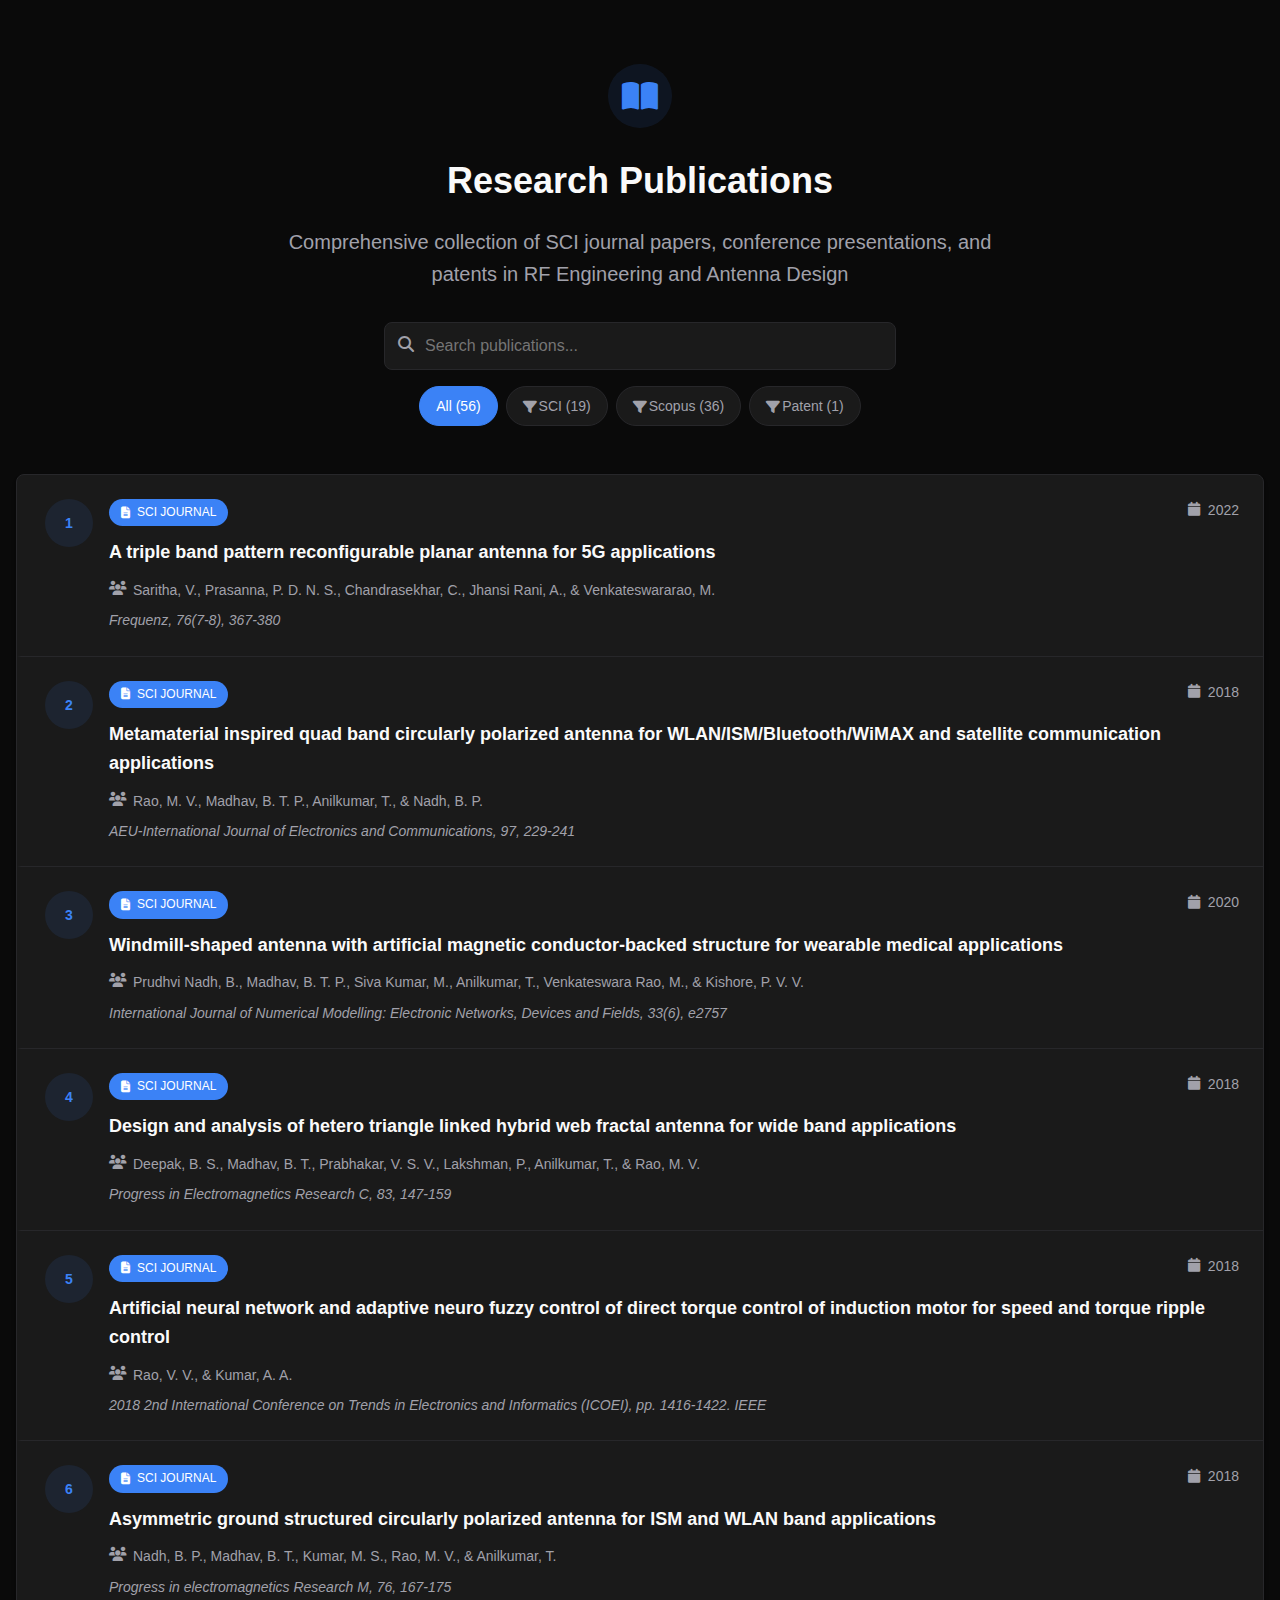
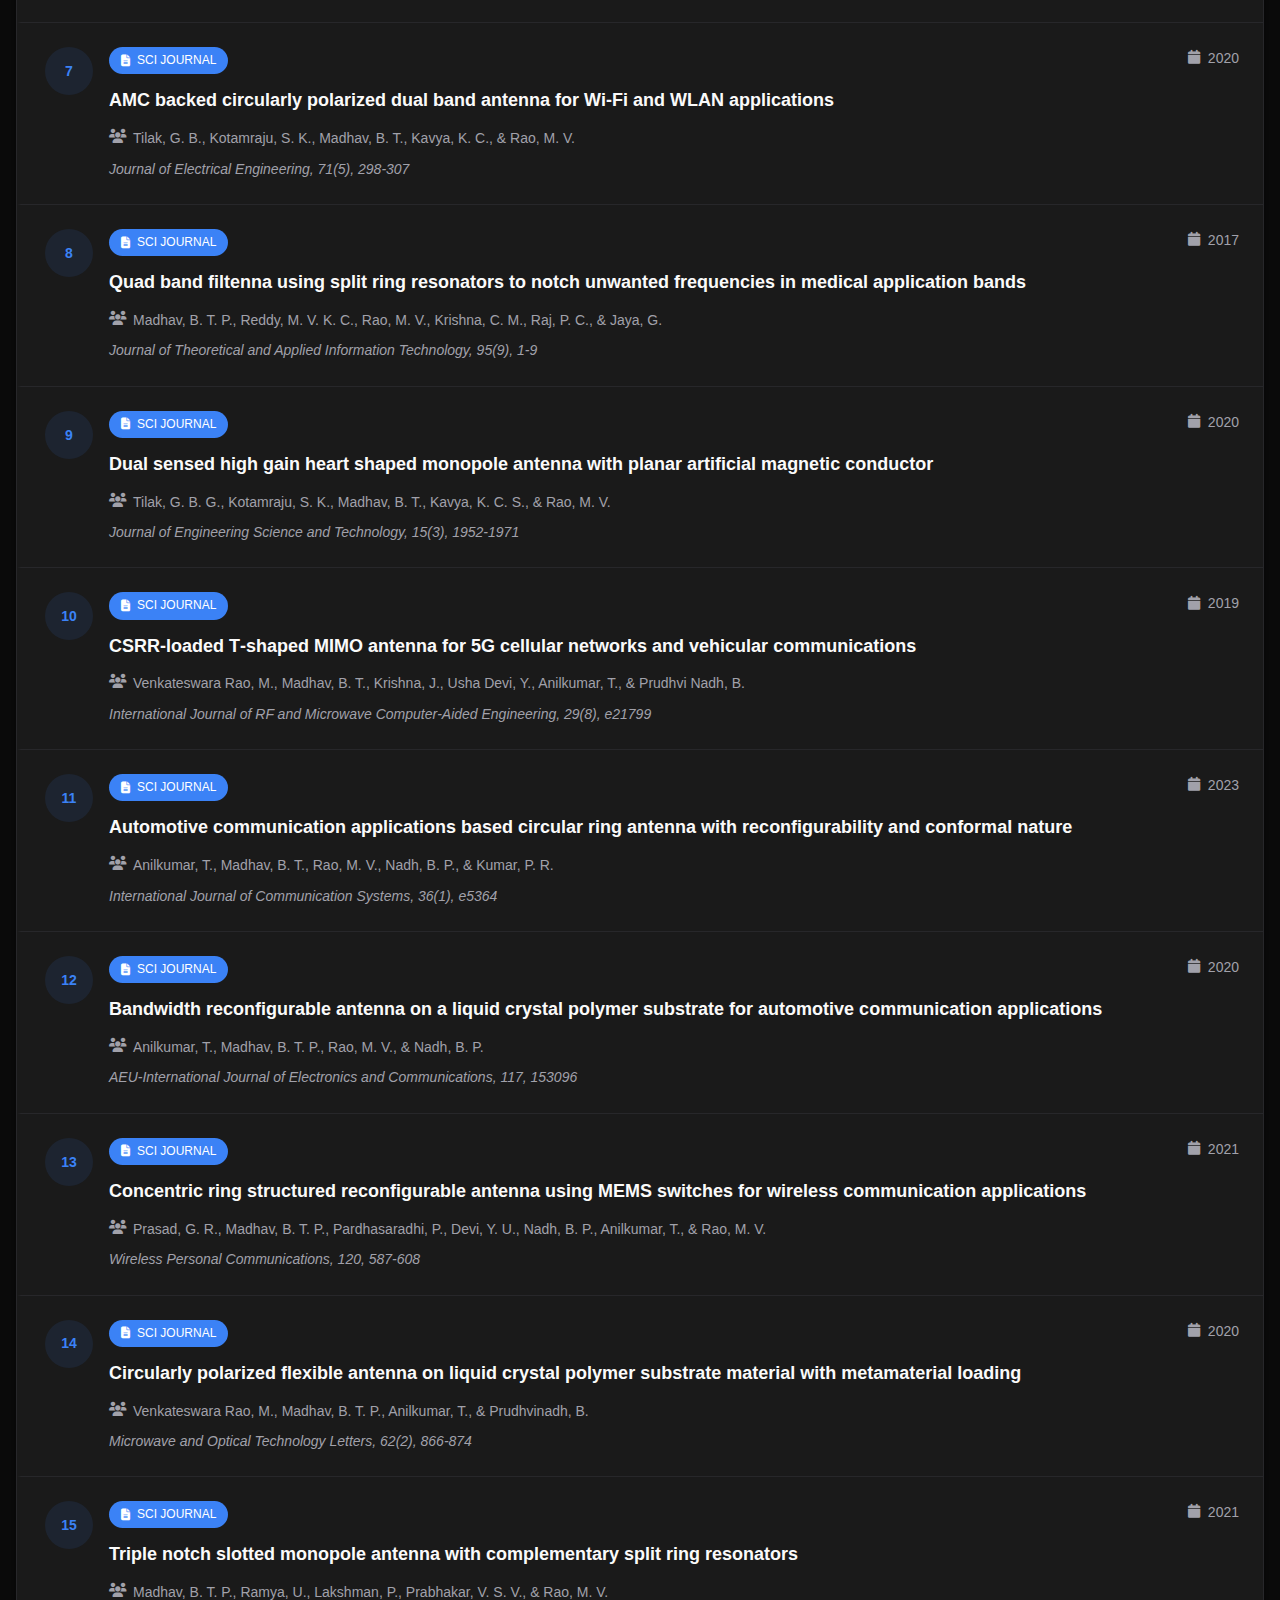
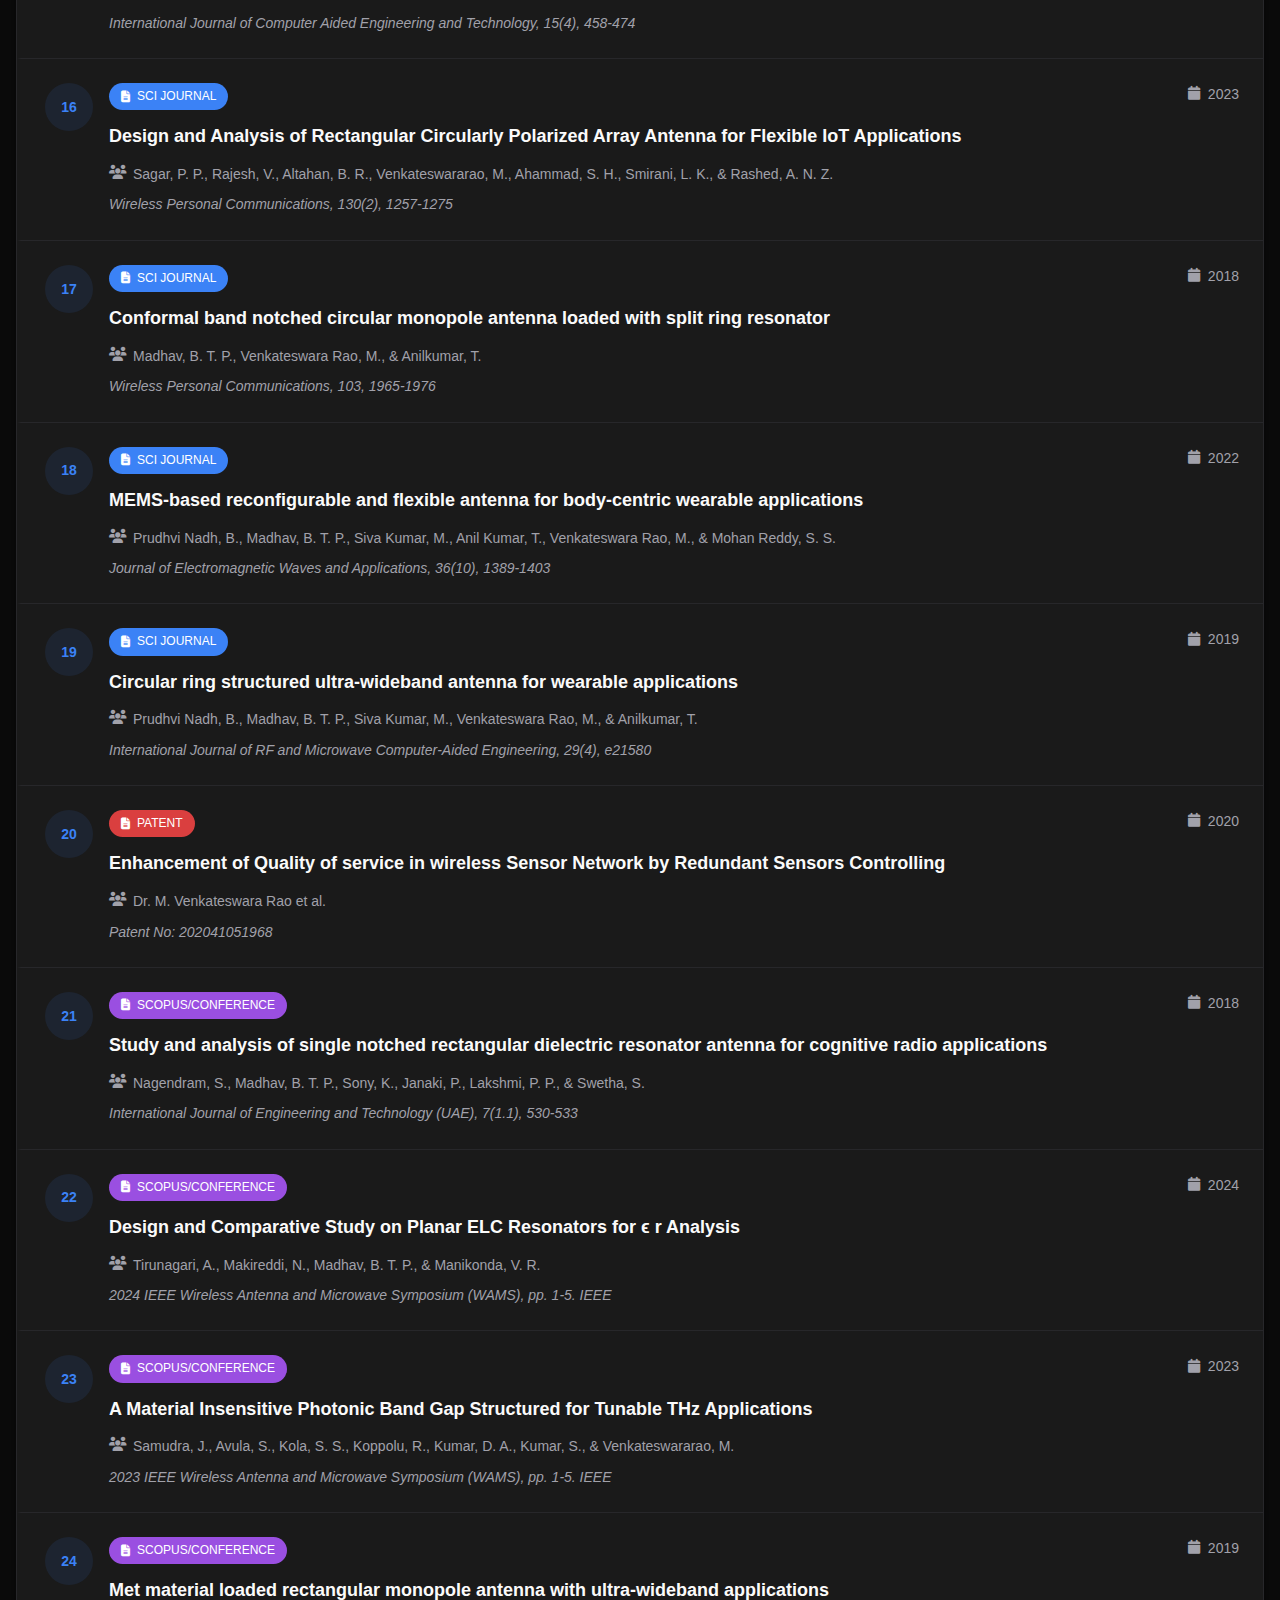
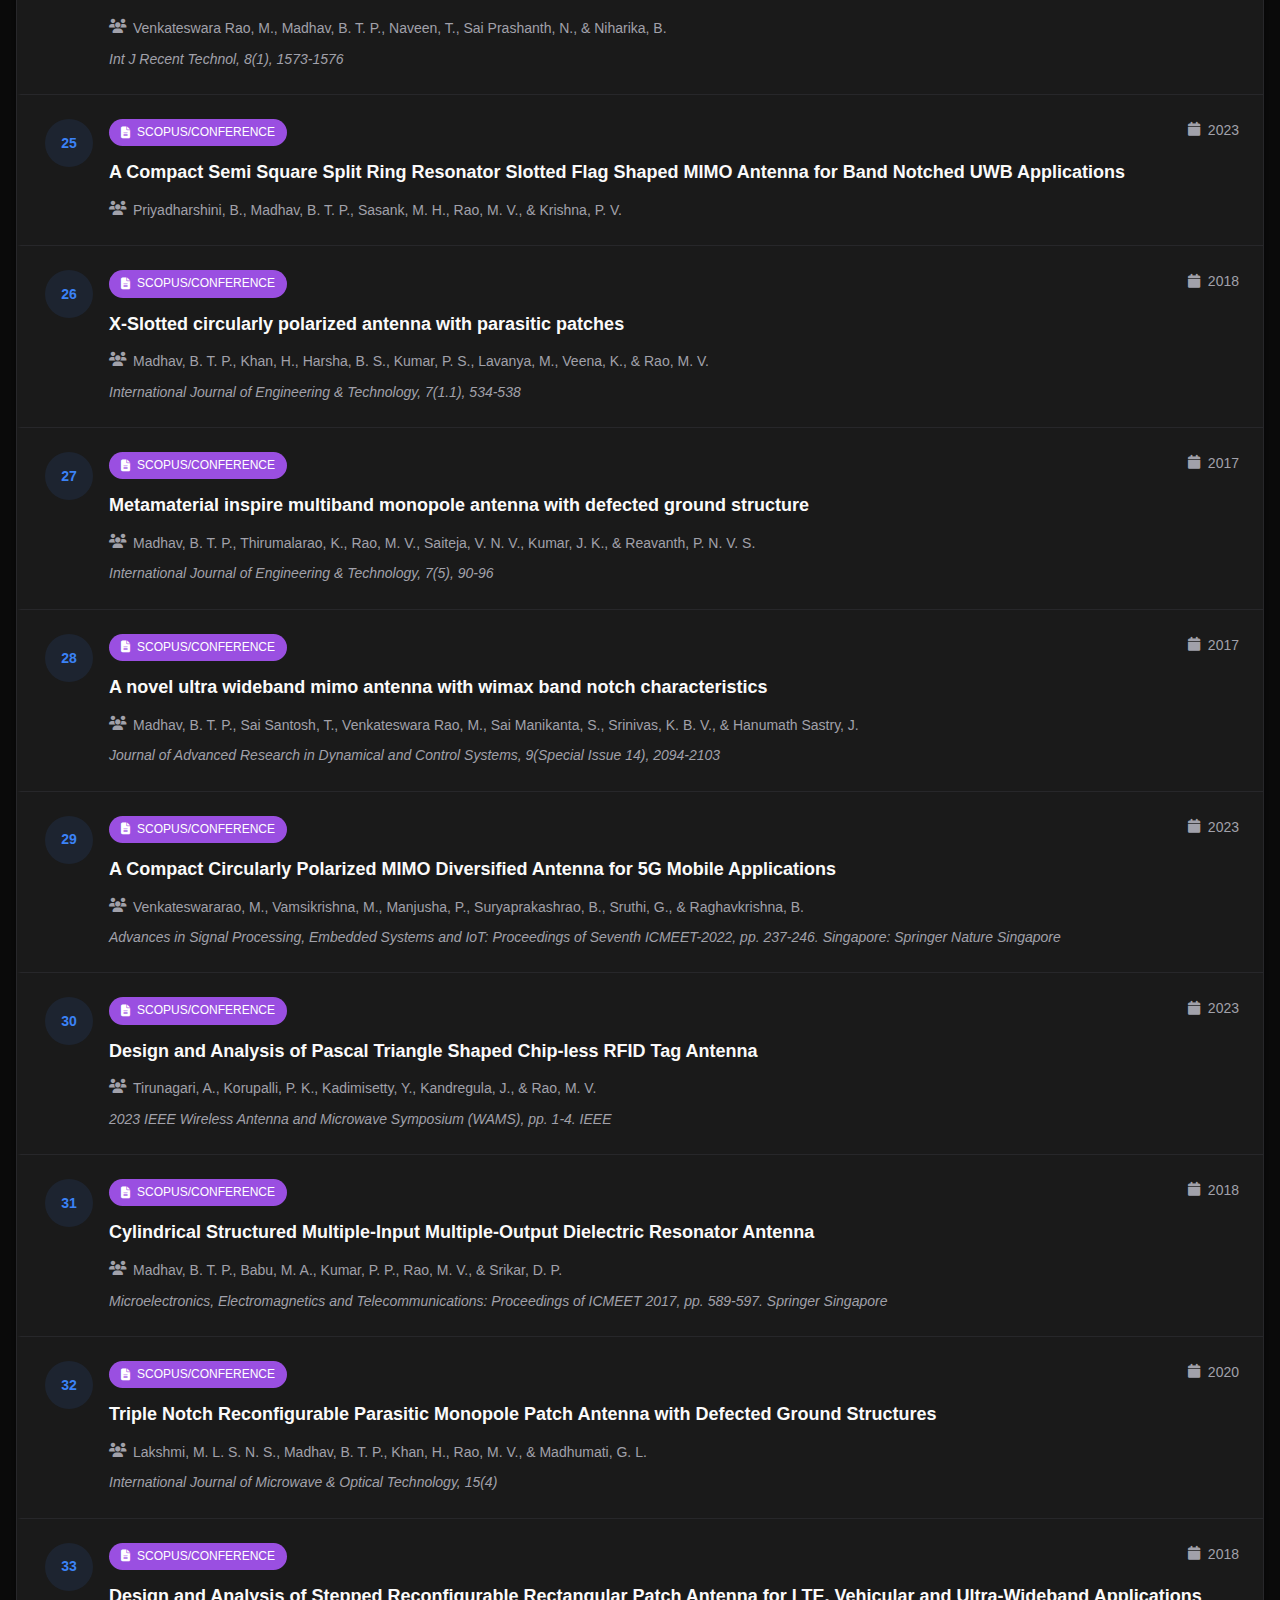
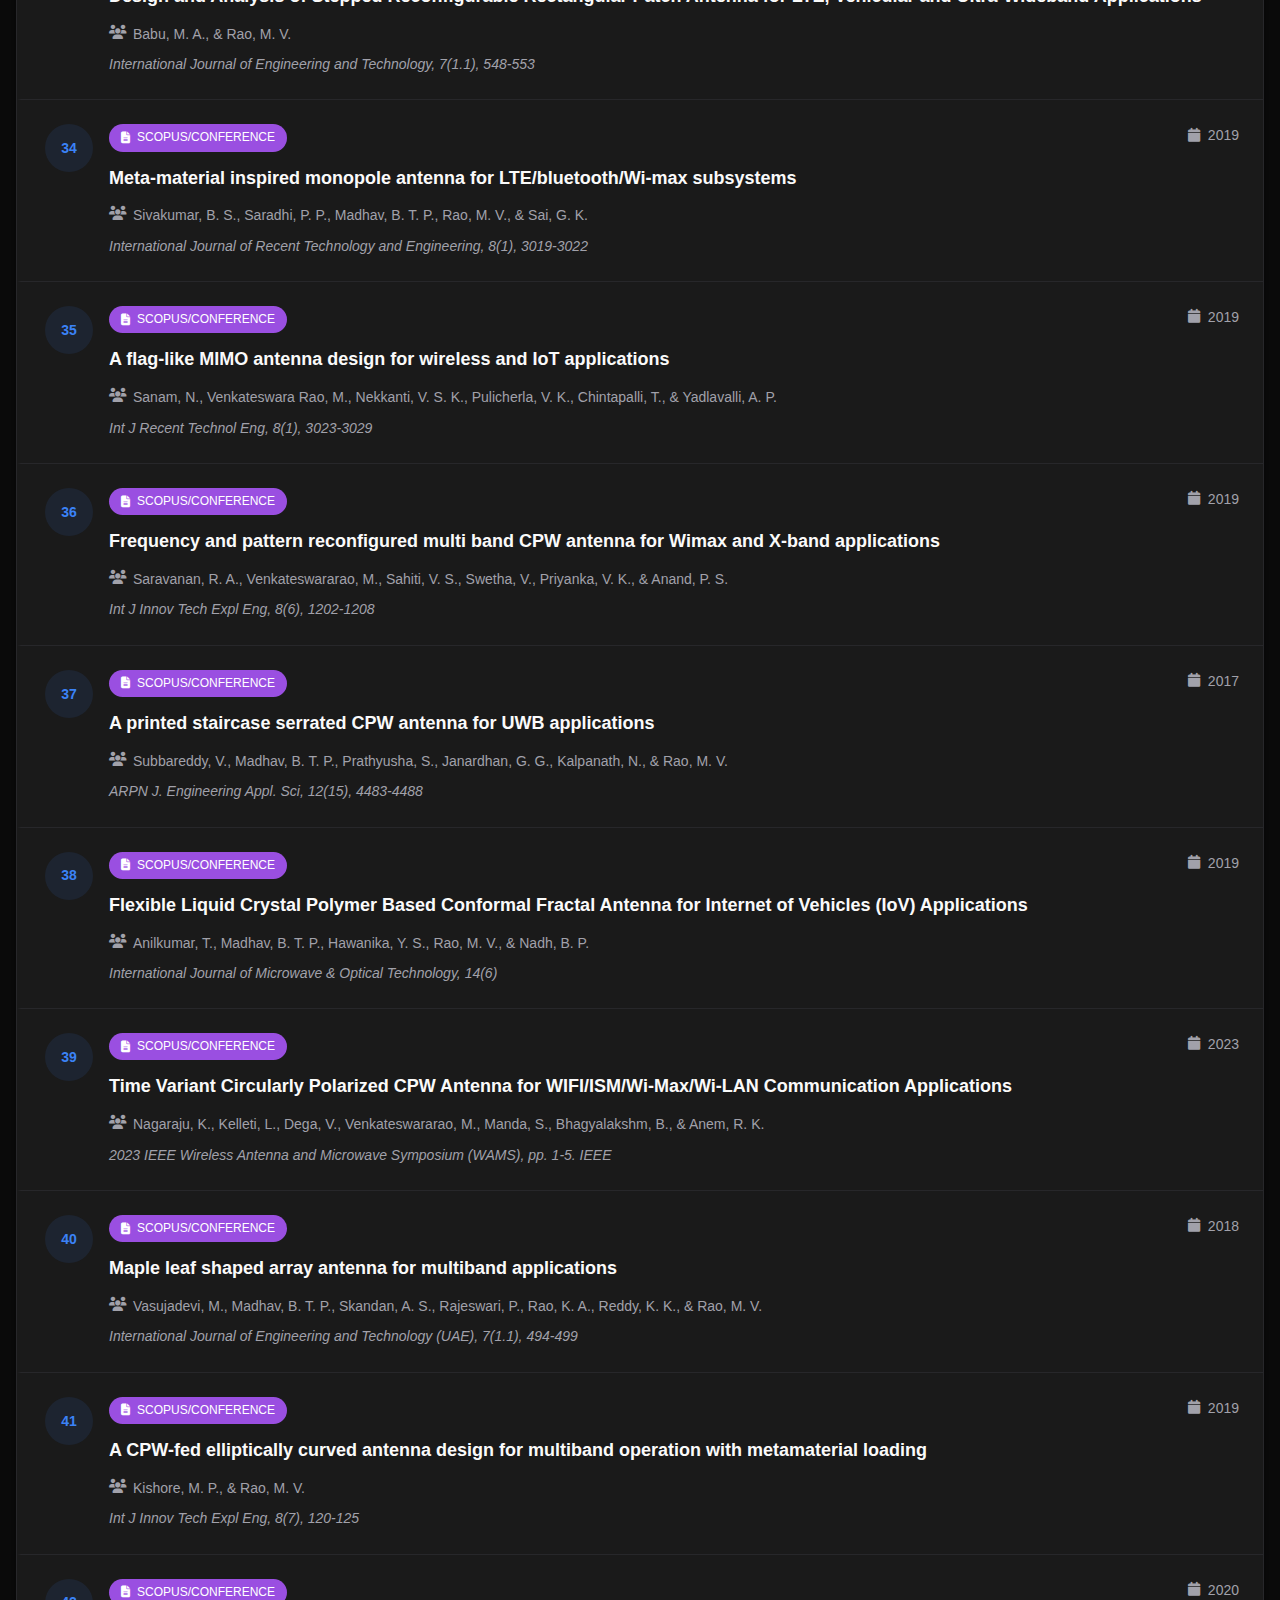
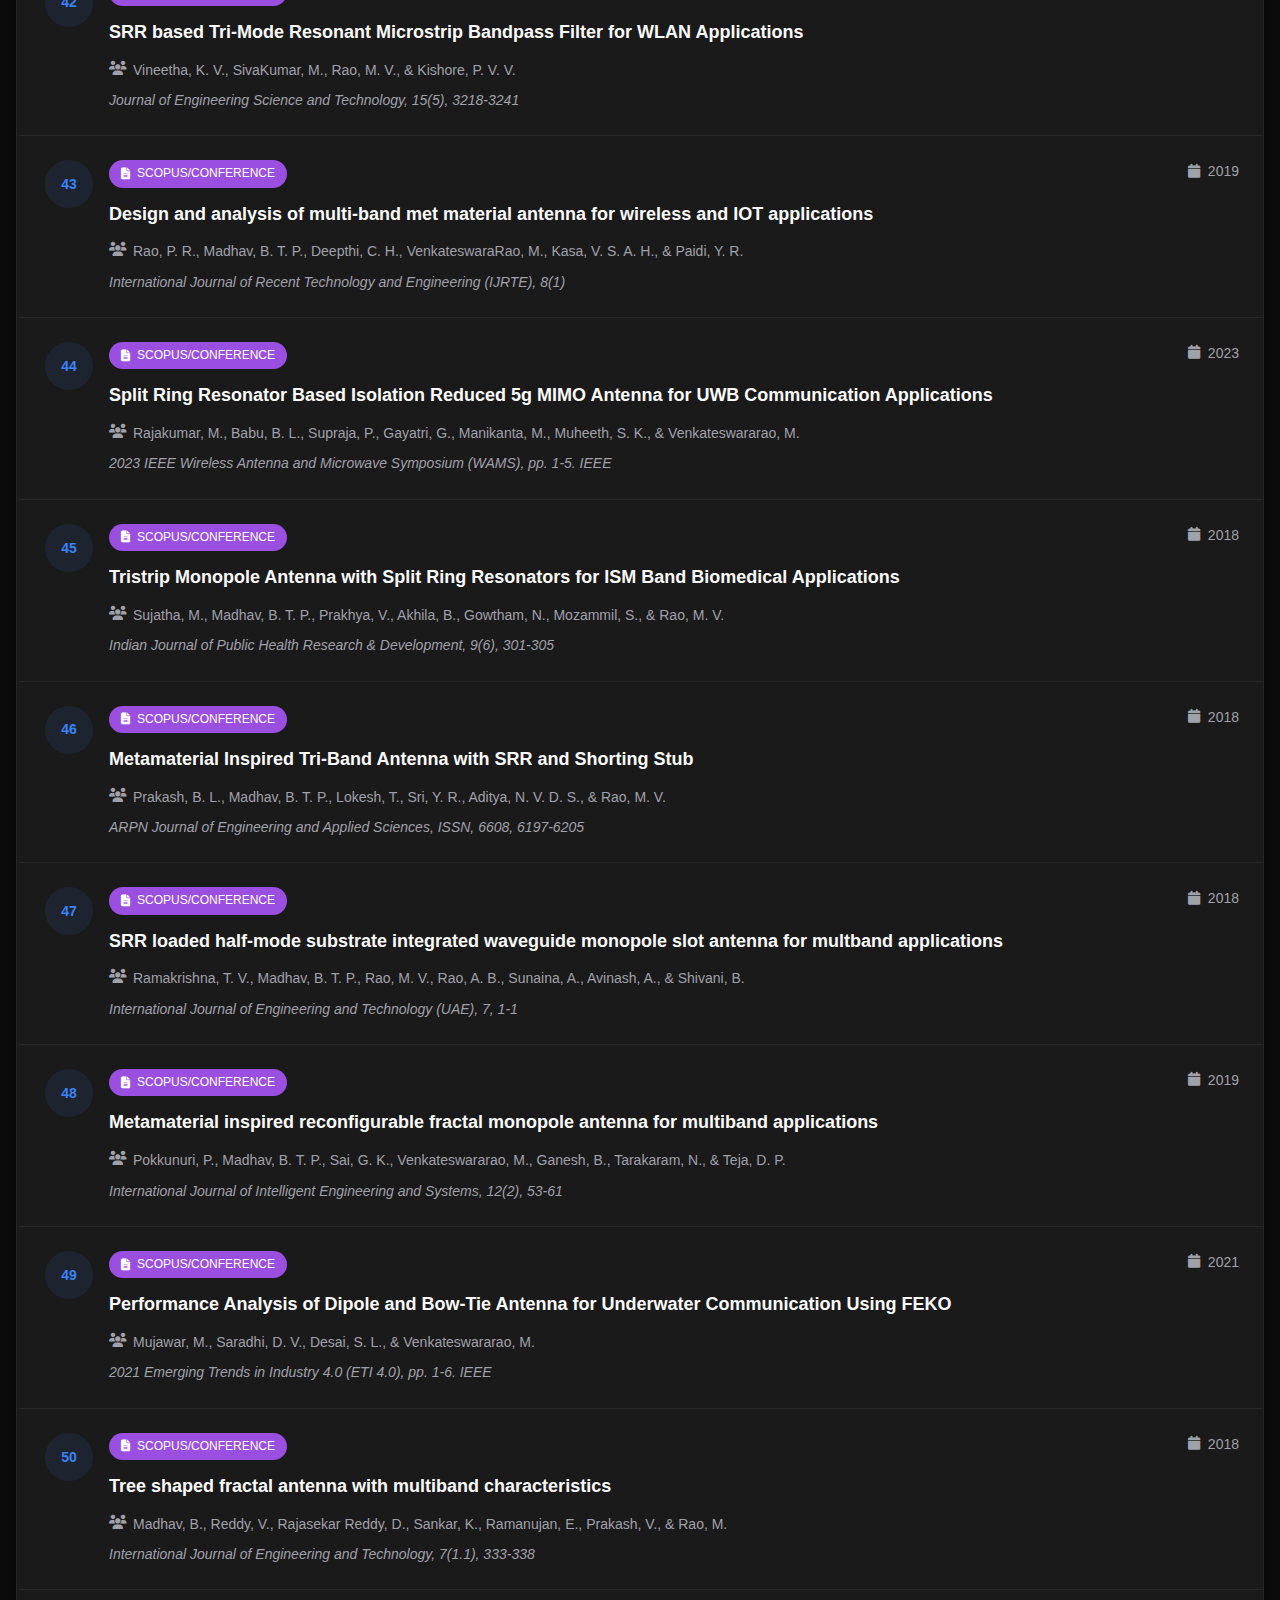
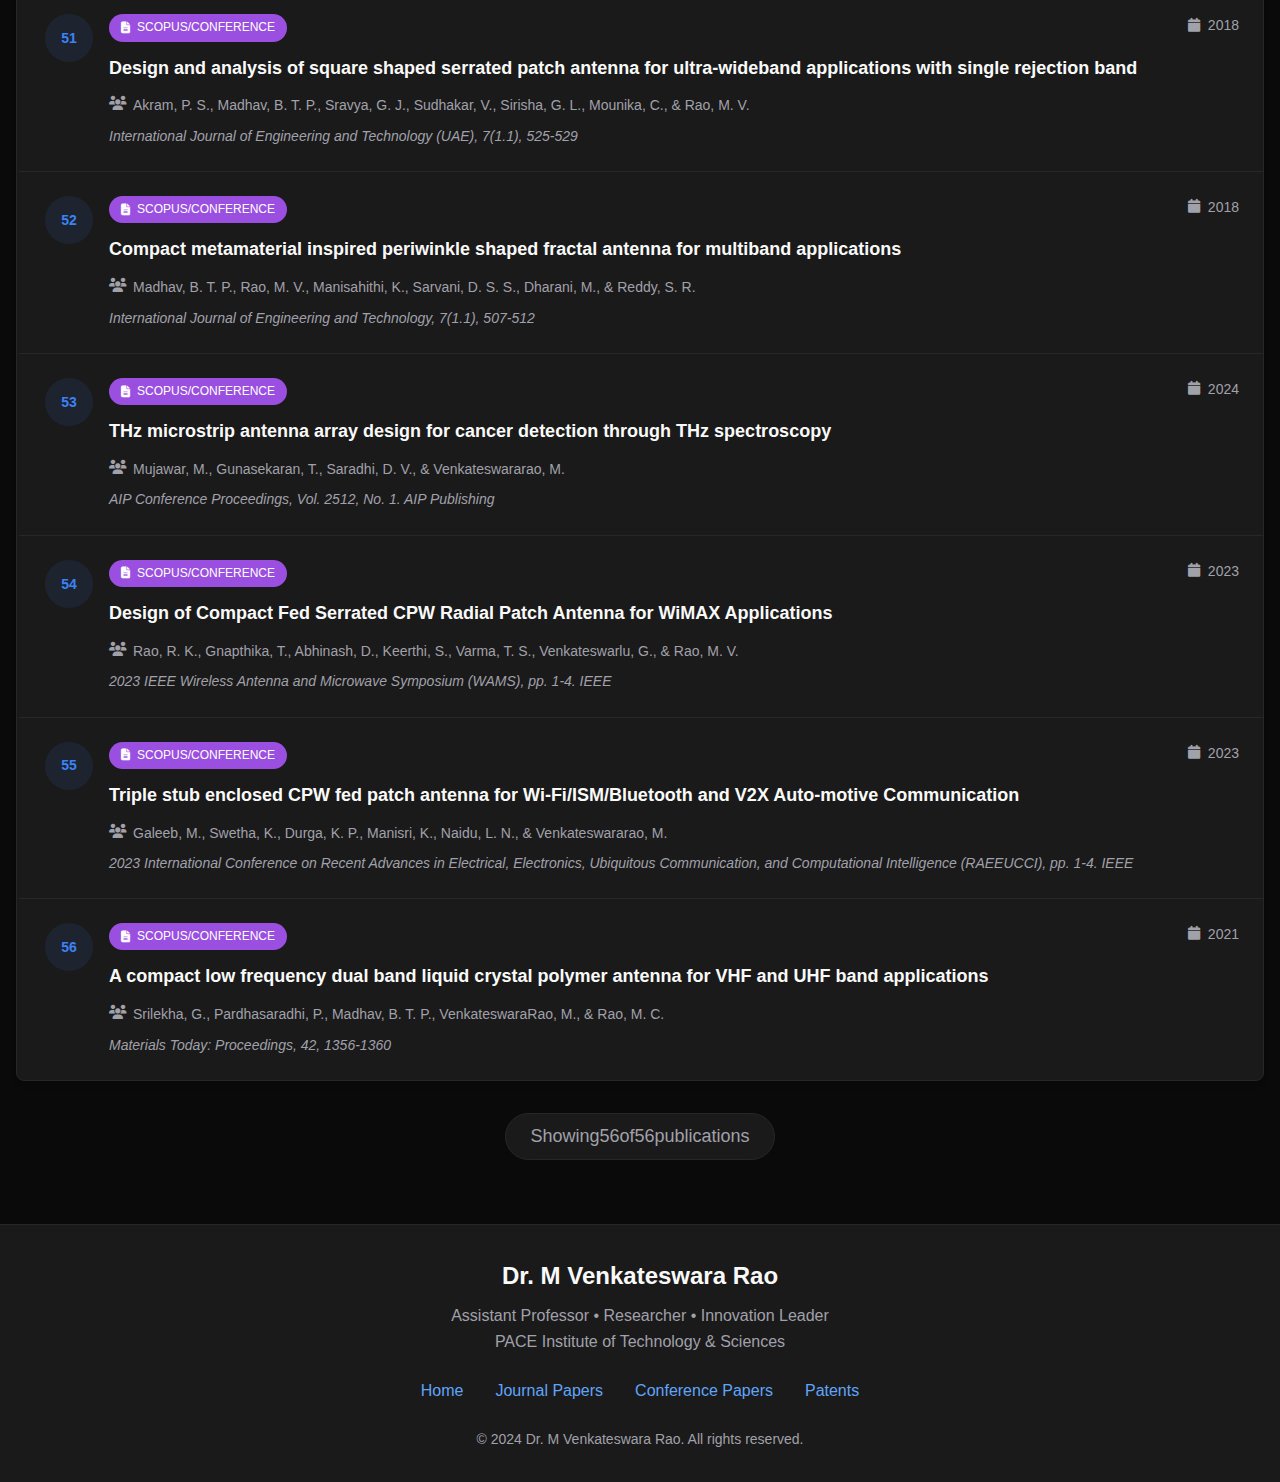
<file: Publication.html>
<!DOCTYPE html>
<html lang="en">
  <head>
    <meta charset="UTF-8" />
    <meta name="viewport" content="width=device-width, initial-scale=1.0" />
    <title>
      Publications - Dr. M Venkateswara Rao | Research Papers & Patents
    </title>

    <!-- SEO Meta Tags -->
    <meta
      name="description"
      content="Complete list of research publications, SCI journal papers, conference presentations, and patents by Dr. M Venkateswara Rao in RF Engineering, Antenna Design, and Metamaterial Technologies."
    />
    <meta
      name="keywords"
      content="Dr Venkateswara Rao publications, antenna research papers, metamaterial journals, 5G research articles, RF engineering publications, SCI journals, IEEE papers, conference proceedings"
    />
    <meta name="author" content="Dr. M Venkateswara Rao" />
    <meta name="robots" content="index, follow" />

    <!-- Open Graph -->
    <meta
      property="og:title"
      content="Research Publications - Dr. M Venkateswara Rao"
    />
    <meta
      property="og:description"
      content="Explore 19 SCI journal papers, 38 conference publications, and cutting-edge research in antenna design and metamaterials."
    />
    <meta property="og:type" content="website" />
    <meta
      property="og:url"
      content="https://drvenkateswararao.com/Publication.html"
    />

    <!-- Favicon -->
    <link rel="icon" type="image/x-icon" href="/favicon.ico" />

    <!-- Font Awesome -->
    <link
      rel="stylesheet"
      href="https://cdnjs.cloudflare.com/ajax/libs/font-awesome/6.4.0/css/all.min.css"
    />

    <style>
      /* CSS Variables matching index.html theme */
      :root {
        --background: #0a0a0a;
        --foreground: #fafafa;
        --card: #1a1a1a;
        --border: #27272a;
        --muted-foreground: #a1a1aa;
        --primary: #3b82f6;
        --primary-foreground: #ffffff;
        --primary-glow: #60a5fa;
        --primary-light: #60a5fa;
        --primary-dark: #1e40af;
        --gradient-primary: linear-gradient(
          135deg,
          var(--primary),
          var(--primary-glow)
        );
        --shadow-card: 0 4px 6px -1px rgba(0, 0, 0, 0.1),
          0 2px 4px -1px rgba(0, 0, 0, 0.06);
      }

      * {
        margin: 0;
        padding: 0;
        box-sizing: border-box;
      }

      body {
        font-family: -apple-system, BlinkMacSystemFont, "Segoe UI", Roboto,
          "Helvetica Neue", Arial, sans-serif;
        background-color: var(--background);
        color: var(--foreground);
        line-height: 1.6;
      }

      /* Hero Section */
      .hero {
        position: relative;
        min-height: 60vh;
        display: flex;
        align-items: center;
        justify-content: center;
        background: linear-gradient(
          135deg,
          var(--primary) 0%,
          var(--primary-light) 50%,
          var(--primary-dark) 100%
        );
        color: var(--primary-foreground);
        overflow: hidden;
      }

      .hero-overlay {
        position: absolute;
        inset: 0;
        background: linear-gradient(
          135deg,
          rgba(0, 0, 0, 0.1) 0%,
          transparent 100%
        );
      }

      .hero-content {
        position: relative;
        z-index: 10;
        max-width: 1536px;
        margin: 0 auto;
        padding: 5rem 1rem;
        text-align: center;
      }

      .hero-icon {
        width: 4rem;
        height: 4rem;
        margin: 0 auto 1rem;
        opacity: 0.9;
      }

      .hero-title {
        font-size: 2.5rem;
        font-weight: bold;
        margin-bottom: 1.5rem;
        background: linear-gradient(to right, white, rgba(255, 255, 255, 0.8));
        background-clip: text;
        -webkit-background-clip: text;
        -webkit-text-fill-color: transparent;
      }

      .hero-subtitle {
        font-size: 1.25rem;
        margin-bottom: 2rem;
        opacity: 0.9;
        max-width: 768px;
        margin-left: auto;
        margin-right: auto;
      }

      .hero-badges {
        display: flex;
        flex-wrap: wrap;
        justify-content: center;
        gap: 1rem;
        margin-bottom: 3rem;
      }

      .hero-badge {
        display: flex;
        align-items: center;
        padding: 0.5rem 1.5rem;
        background-color: rgba(255, 255, 255, 0.2);
        color: white;
        border: 1px solid rgba(255, 255, 255, 0.3);
        border-radius: 9999px;
        font-size: 1.125rem;
        font-weight: 500;
        transition: all 0.3s ease;
      }

      .hero-badge:hover {
        background-color: rgba(255, 255, 255, 0.3);
      }

      .hero-badge i {
        width: 1.25rem;
        height: 1.25rem;
        margin-right: 0.5rem;
      }

      .hero-description {
        font-size: 0.875rem;
        opacity: 0.8;
        max-width: 512px;
        margin: 0 auto;
      }

      .hero-bottom {
        position: absolute;
        bottom: 0;
        left: 0;
        right: 0;
        height: 6rem;
        background: linear-gradient(to top, var(--background), transparent);
      }

      /* Publications Section */
      .publications-section {
        padding: 4rem 1rem;
        background-color: var(--background);
      }

      .publications-container {
        max-width: 1792px;
        margin: 0 auto;
      }

      .section-header {
        text-align: center;
        margin-bottom: 3rem;
      }

      .section-icon {
        display: flex;
        align-items: center;
        justify-content: center;
        margin-bottom: 1.5rem;
      }

      .section-icon i {
        width: 4rem;
        height: 4rem;
        padding: 1rem;
        border-radius: 50%;
        background-color: rgba(59, 130, 246, 0.1);
        color: var(--primary);
        font-size: 2rem;
        display: flex;
        align-items: center;
        justify-content: center;
      }

      .section-title {
        font-size: 2.25rem;
        font-weight: bold;
        color: var(--foreground);
        margin-bottom: 1rem;
      }

      .section-description {
        font-size: 1.25rem;
        color: var(--muted-foreground);
        margin-bottom: 2rem;
        max-width: 768px;
        margin-left: auto;
        margin-right: auto;
      }

      .search-controls {
        display: flex;
        flex-direction: column;
        gap: 1rem;
        align-items: center;
        justify-content: center;
        max-width: 512px;
        margin: 0 auto;
      }

      .search-input-container {
        position: relative;
        width: 100%;
      }

      .search-icon {
        position: absolute;
        left: 0.75rem;
        top: 50%;
        transform: translateY(-50%);
        color: var(--muted-foreground);
        width: 1.25rem;
        height: 1.25rem;
      }

      .search-input {
        width: 100%;
        padding: 0.75rem 0.75rem 0.75rem 2.5rem;
        height: 3rem;
        font-size: 1rem;
        background-color: var(--card);
        border: 1px solid var(--border);
        border-radius: 0.5rem;
        color: var(--foreground);
        transition: border-color 0.3s ease;
      }

      .search-input:focus {
        outline: none;
        border-color: var(--primary);
        box-shadow: 0 0 0 3px rgba(59, 130, 246, 0.1);
      }

      .filter-badges {
        display: flex;
        flex-wrap: wrap;
        gap: 0.5rem;
        justify-content: center;
      }

      .filter-badge {
        display: flex;
        align-items: center;
        padding: 0.5rem 1rem;
        border: 1px solid var(--border);
        border-radius: 9999px;
        background-color: var(--card);
        color: var(--muted-foreground);
        cursor: pointer;
        transition: all 0.3s ease;
        font-size: 0.875rem;
        font-weight: 500;
      }

      .filter-badge:hover {
        border-color: var(--primary);
        color: var(--primary);
      }

      .filter-badge.active {
        background-color: var(--primary);
        border-color: var(--primary);
        color: var(--primary-foreground);
      }

      .filter-badge i {
        margin-right: 0.25rem;
        width: 0.75rem;
        height: 0.75rem;
      }

      .publications-list {
        background-color: var(--card);
        border: 1px solid var(--border);
        border-radius: 0.5rem;
        overflow: hidden;
        box-shadow: var(--shadow-card);
      }

      .publication-item {
        padding: 1.5rem;
        border-bottom: 1px solid var(--border);
        border-left: 4px solid transparent;
        transition: all 0.3s ease;
        animation: fadeIn 0.6s ease-out forwards;
      }

      .publication-item:last-child {
        border-bottom: none;
      }

      .publication-item:hover {
        background-color: rgba(59, 130, 246, 0.05);
        border-left-color: rgba(59, 130, 246, 0.5);
      }

      .publication-header {
        display: flex;
        align-items: flex-start;
        gap: 1rem;
      }

      .publication-number {
        flex-shrink: 0;
        width: 3rem;
        height: 3rem;
        border-radius: 50%;
        background-color: rgba(59, 130, 246, 0.1);
        color: var(--primary);
        display: flex;
        align-items: center;
        justify-content: center;
        font-weight: 600;
        font-size: 0.875rem;
      }

      .publication-content {
        flex: 1;
        display: flex;
        flex-direction: column;
        gap: 0.75rem;
      }

      .publication-meta-header {
        display: flex;
        align-items: flex-start;
        justify-content: space-between;
        gap: 1rem;
      }

      .publication-type-badge {
        flex-shrink: 0;
        display: inline-flex;
        align-items: center;
        padding: 0.25rem 0.75rem;
        border-radius: 9999px;
        font-size: 0.75rem;
        font-weight: 500;
        text-transform: uppercase;
      }

      .publication-type-badge.sci {
        background-color: var(--primary);
        color: var(--primary-foreground);
      }

      .publication-type-badge.scopus {
        background-color: rgba(168, 85, 247, 0.9);
        color: white;
      }

      .publication-type-badge.patent {
        background-color: rgba(239, 68, 68, 0.9);
        color: white;
      }

      .publication-type-badge i {
        margin-right: 0.25rem;
        width: 0.75rem;
        height: 0.75rem;
      }

      .publication-year-badge {
        display: flex;
        align-items: center;
        gap: 0.25rem;
        color: var(--muted-foreground);
        font-size: 0.875rem;
      }

      .publication-year-badge i {
        width: 1rem;
        height: 1rem;
      }

      .publication-title {
        font-size: 1.125rem;
        font-weight: 600;
        color: var(--foreground);
        line-height: 1.6;
        transition: color 0.3s ease;
      }

      .publication-item:hover .publication-title {
        color: var(--primary);
      }

      .publication-details {
        display: flex;
        flex-direction: column;
        gap: 0.5rem;
        font-size: 0.875rem;
      }

      .publication-detail {
        display: flex;
        align-items: flex-start;
        gap: 0.5rem;
      }

      .publication-detail i {
        margin-top: 0.125rem;
        color: var(--muted-foreground);
        flex-shrink: 0;
        width: 1rem;
        height: 1rem;
      }

      .publication-detail-text {
        color: var(--muted-foreground);
        line-height: 1.6;
      }

      .publication-detail-venue {
        font-weight: 500;
        font-style: italic;
      }

      .no-results {
        text-align: center;
        padding: 3rem;
        color: var(--muted-foreground);
        font-size: 1.125rem;
      }

      .results-summary {
        text-align: center;
        margin-top: 2rem;
      }

      .results-badge {
        display: inline-flex;
        align-items: center;
        padding: 0.5rem 1.5rem;
        background-color: var(--card);
        border: 1px solid var(--border);
        border-radius: 9999px;
        color: var(--muted-foreground);
        font-size: 1.125rem;
      }

      /* Footer */
      .footer {
        background-color: var(--card);
        border-top: 1px solid var(--border);
        padding: 2rem 1rem;
        text-align: center;
      }

      .footer-content {
        max-width: 1200px;
        margin: 0 auto;
      }

      .footer-title {
        font-size: 1.5rem;
        font-weight: bold;
        color: var(--foreground);
        margin-bottom: 0.5rem;
      }

      .footer-description {
        color: var(--muted-foreground);
        margin-bottom: 1.5rem;
      }

      .footer-links {
        display: flex;
        justify-content: center;
        gap: 2rem;
        margin-bottom: 1.5rem;
      }

      .footer-link {
        color: var(--primary-glow);
        text-decoration: none;
        font-weight: 500;
        transition: color 0.3s ease;
      }

      .footer-link:hover {
        color: var(--primary);
      }

      .footer-copyright {
        color: var(--muted-foreground);
        font-size: 0.875rem;
      }

      /* Responsive Design */
      @media (max-width: 768px) {
        .hero-title {
          font-size: 2rem;
        }

        .hero-subtitle {
          font-size: 1.125rem;
        }

        .hero-badges {
          flex-direction: column;
          align-items: center;
        }

        .footer-links {
          flex-direction: column;
          gap: 1rem;
        }

        .section-title {
          font-size: 1.875rem;
        }

        .section-description {
          font-size: 1.125rem;
        }

        .search-controls {
          max-width: 100%;
        }

        .filter-badges {
          justify-content: center;
        }

        .publication-header {
          flex-direction: column;
          gap: 0.75rem;
        }

        .publication-meta-header {
          flex-direction: column;
          align-items: flex-start;
          gap: 0.5rem;
        }

        .publication-details {
          gap: 0.75rem;
        }

        .publication-number {
          width: 2.5rem;
          height: 2.5rem;
        }
      }

      @media (max-width: 480px) {
        .hero-title {
          font-size: 1.75rem;
        }
      }

      /* Animations */
      @keyframes fadeIn {
        from {
          opacity: 0;
          transform: translateY(20px);
        }
        to {
          opacity: 1;
          transform: translateY(0);
        }
      }
    </style>
  </head>

  <body>
    <main>
      <!-- Hero Section 
      <section class="hero">
        <div class="hero-overlay"></div>

        <div class="hero-content">
          <h1 class="hero-title">Dr. M. Venkateswara Rao</h1>

          <p class="hero-subtitle">
            Research Publications & Academic Contributions
          </p>

          <div class="hero-badges">
            <div class="hero-badge">
              <i class="fa-solid fa-book-open"></i>
              19 SCI Journal Papers
            </div>
            <div class="hero-badge">
              <i class="fa-solid fa-file-text"></i>
              36 Scopus Papers
            </div>
            <div class="hero-badge">
              <i class="fa-solid fa-award"></i>
              1 Patent Filed
            </div>
          </div>

          <div class="hero-description">
            <p>
              Specializing in Antenna Design, Metamaterials, 5G Applications,
              and Wireless Communications
            </p>
          </div>
        </div>

        <div class="hero-bottom"></div>
      </section> -->

      <!-- Publications Section -->
      <section class="publications-section">
        <div class="publications-container">
          <div class="section-header">
            <div class="section-icon">
              <i class="fa-solid fa-book-open"></i>
            </div>
            <h2 class="section-title">Research Publications</h2>
            <p class="section-description">
              Comprehensive collection of SCI journal papers, conference
              presentations, and patents in RF Engineering and Antenna Design
            </p>

            <div class="search-controls">
              <div class="search-input-container">
                <i class="fa-solid fa-search search-icon"></i>
                <input
                  type="text"
                  id="searchInput"
                  placeholder="Search publications..."
                  class="search-input"
                />
              </div>

              <div class="filter-badges">
                <div class="filter-badge active" data-type="all">
                  All (<span id="count-all">0</span>)
                </div>
                <div class="filter-badge" data-type="sci">
                  <i class="fa-solid fa-filter"></i>
                  SCI (<span id="count-sci">0</span>)
                </div>
                <div class="filter-badge" data-type="scopus">
                  <i class="fa-solid fa-filter"></i>
                  Scopus (<span id="count-scopus">0</span>)
                </div>
                <div class="filter-badge" data-type="patent">
                  <i class="fa-solid fa-filter"></i>
                  Patent (<span id="count-patent">0</span>)
                </div>
              </div>
            </div>
          </div>

          <div class="publications-list" id="publicationsList">
            <!-- Publications will be populated by JavaScript -->
          </div>

          <div class="no-results" id="noResults" style="display: none">
            <p>No publications found matching your search criteria.</p>
          </div>

          <div class="results-summary">
            <div class="results-badge">
              Showing <span id="showing-count">0</span> of
              <span id="total-count">0</span> publications
            </div>
          </div>
        </div>
      </section>
    </main>

    <!-- Footer -->
    <footer class="footer">
      <div class="footer-content">
        <h3 class="footer-title">Dr. M Venkateswara Rao</h3>
        <p class="footer-description">
          Assistant Professor • Researcher • Innovation Leader<br />
          PACE Institute of Technology & Sciences
        </p>
        <div class="footer-links">
          <a href="index.html" class="footer-link">Home</a>
          <a href="#journal-papers" class="footer-link">Journal Papers</a>
          <a href="#conference-papers" class="footer-link">Conference Papers</a>
          <a href="#patents" class="footer-link">Patents</a>
        </div>
        <p class="footer-copyright">
          © 2024 Dr. M Venkateswara Rao. All rights reserved.
        </p>
      </div>
    </footer>

    <script>
      // Real publications data
      const sciPublications = [
        {
          id: 1,
          title:
            "A triple band pattern reconfigurable planar antenna for 5G applications",
          authors:
            "Saritha, V., Prasanna, P. D. N. S., Chandrasekhar, C., Jhansi Rani, A., & Venkateswararao, M.",
          journal: "Frequenz, 76(7-8), 367-380",
          year: "2022",
          type: "sci",
        },
        {
          id: 2,
          title:
            "Metamaterial inspired quad band circularly polarized antenna for WLAN/ISM/Bluetooth/WiMAX and satellite communication applications",
          authors: "Rao, M. V., Madhav, B. T. P., Anilkumar, T., & Nadh, B. P.",
          journal:
            "AEU-International Journal of Electronics and Communications, 97, 229-241",
          year: "2018",
          type: "sci",
        },
        {
          id: 3,
          title:
            "Windmill‐shaped antenna with artificial magnetic conductor‐backed structure for wearable medical applications",
          authors:
            "Prudhvi Nadh, B., Madhav, B. T. P., Siva Kumar, M., Anilkumar, T., Venkateswara Rao, M., & Kishore, P. V. V.",
          journal:
            "International Journal of Numerical Modelling: Electronic Networks, Devices and Fields, 33(6), e2757",
          year: "2020",
          type: "sci",
        },
        {
          id: 4,
          title:
            "Design and analysis of hetero triangle linked hybrid web fractal antenna for wide band applications",
          authors:
            "Deepak, B. S., Madhav, B. T., Prabhakar, V. S. V., Lakshman, P., Anilkumar, T., & Rao, M. V.",
          journal: "Progress in Electromagnetics Research C, 83, 147-159",
          year: "2018",
          type: "sci",
        },
        {
          id: 5,
          title:
            "Artificial neural network and adaptive neuro fuzzy control of direct torque control of induction motor for speed and torque ripple control",
          authors: "Rao, V. V., & Kumar, A. A.",
          conference:
            "2018 2nd International Conference on Trends in Electronics and Informatics (ICOEI), pp. 1416-1422. IEEE",
          year: "2018",
          type: "sci",
        },
        {
          id: 6,
          title:
            "Asymmetric ground structured circularly polarized antenna for ISM and WLAN band applications",
          authors:
            "Nadh, B. P., Madhav, B. T., Kumar, M. S., Rao, M. V., & Anilkumar, T.",
          journal: "Progress in electromagnetics Research M, 76, 167-175",
          year: "2018",
          type: "sci",
        },
        {
          id: 7,
          title:
            "AMC backed circularly polarized dual band antenna for Wi-Fi and WLAN applications",
          authors:
            "Tilak, G. B., Kotamraju, S. K., Madhav, B. T., Kavya, K. C., & Rao, M. V.",
          journal: "Journal of Electrical Engineering, 71(5), 298-307",
          year: "2020",
          type: "sci",
        },
        {
          id: 8,
          title:
            "Quad band filtenna using split ring resonators to notch unwanted frequencies in medical application bands",
          authors:
            "Madhav, B. T. P., Reddy, M. V. K. C., Rao, M. V., Krishna, C. M., Raj, P. C., & Jaya, G.",
          journal:
            "Journal of Theoretical and Applied Information Technology, 95(9), 1-9",
          year: "2017",
          type: "sci",
        },
        {
          id: 9,
          title:
            "Dual sensed high gain heart shaped monopole antenna with planar artificial magnetic conductor",
          authors:
            "Tilak, G. B. G., Kotamraju, S. K., Madhav, B. T., Kavya, K. C. S., & Rao, M. V.",
          journal:
            "Journal of Engineering Science and Technology, 15(3), 1952-1971",
          year: "2020",
          type: "sci",
        },
        {
          id: 10,
          title:
            "CSRR‐loaded T‐shaped MIMO antenna for 5G cellular networks and vehicular communications",
          authors:
            "Venkateswara Rao, M., Madhav, B. T., Krishna, J., Usha Devi, Y., Anilkumar, T., & Prudhvi Nadh, B.",
          journal:
            "International Journal of RF and Microwave Computer‐Aided Engineering, 29(8), e21799",
          year: "2019",
          type: "sci",
        },
        {
          id: 11,
          title:
            "Automotive communication applications based circular ring antenna with reconfigurability and conformal nature",
          authors:
            "Anilkumar, T., Madhav, B. T., Rao, M. V., Nadh, B. P., & Kumar, P. R.",
          journal:
            "International Journal of Communication Systems, 36(1), e5364",
          year: "2023",
          type: "sci",
        },
        {
          id: 12,
          title:
            "Bandwidth reconfigurable antenna on a liquid crystal polymer substrate for automotive communication applications",
          authors: "Anilkumar, T., Madhav, B. T. P., Rao, M. V., & Nadh, B. P.",
          journal:
            "AEU-International Journal of Electronics and Communications, 117, 153096",
          year: "2020",
          type: "sci",
        },
        {
          id: 13,
          title:
            "Concentric ring structured reconfigurable antenna using MEMS switches for wireless communication applications",
          authors:
            "Prasad, G. R., Madhav, B. T. P., Pardhasaradhi, P., Devi, Y. U., Nadh, B. P., Anilkumar, T., & Rao, M. V.",
          journal: "Wireless Personal Communications, 120, 587-608",
          year: "2021",
          type: "sci",
        },
        {
          id: 14,
          title:
            "Circularly polarized flexible antenna on liquid crystal polymer substrate material with metamaterial loading",
          authors:
            "Venkateswara Rao, M., Madhav, B. T. P., Anilkumar, T., & Prudhvinadh, B.",
          journal: "Microwave and Optical Technology Letters, 62(2), 866-874",
          year: "2020",
          type: "sci",
        },
        {
          id: 15,
          title:
            "Triple notch slotted monopole antenna with complementary split ring resonators",
          authors:
            "Madhav, B. T. P., Ramya, U., Lakshman, P., Prabhakar, V. S. V., & Rao, M. V.",
          journal:
            "International Journal of Computer Aided Engineering and Technology, 15(4), 458-474",
          year: "2021",
          type: "sci",
        },
        {
          id: 16,
          title:
            "Design and Analysis of Rectangular Circularly Polarized Array Antenna for Flexible IoT Applications",
          authors:
            "Sagar, P. P., Rajesh, V., Altahan, B. R., Venkateswararao, M., Ahammad, S. H., Smirani, L. K., & Rashed, A. N. Z.",
          journal: "Wireless Personal Communications, 130(2), 1257-1275",
          year: "2023",
          type: "sci",
        },
        {
          id: 17,
          title:
            "Conformal band notched circular monopole antenna loaded with split ring resonator",
          authors: "Madhav, B. T. P., Venkateswara Rao, M., & Anilkumar, T.",
          journal: "Wireless Personal Communications, 103, 1965-1976",
          year: "2018",
          type: "sci",
        },
        {
          id: 18,
          title:
            "MEMS-based reconfigurable and flexible antenna for body-centric wearable applications",
          authors:
            "Prudhvi Nadh, B., Madhav, B. T. P., Siva Kumar, M., Anil Kumar, T., Venkateswara Rao, M., & Mohan Reddy, S. S.",
          journal:
            "Journal of Electromagnetic Waves and Applications, 36(10), 1389-1403",
          year: "2022",
          type: "sci",
        },
        {
          id: 19,
          title:
            "Circular ring structured ultra‐wideband antenna for wearable applications",
          authors:
            "Prudhvi Nadh, B., Madhav, B. T. P., Siva Kumar, M., Venkateswara Rao, M., & Anilkumar, T.",
          journal:
            "International Journal of RF and Microwave Computer‐Aided Engineering, 29(4), e21580",
          year: "2019",
          type: "sci",
        },
      ];

      const patentPublications = [
        {
          id: 101,
          title:
            "Enhancement of Quality of service in wireless Sensor Network by Redundant Sensors Controlling",
          authors: "Dr. M. Venkateswara Rao et al.",
          year: "2020",
          type: "patent",
          patentNumber: "202041051968",
        },
      ];

      const scopusPublications = [
        {
          id: 201,
          title:
            "Study and analysis of single notched rectangular dielectric resonator antenna for cognitive radio applications",
          authors:
            "Nagendram, S., Madhav, B. T. P., Sony, K., Janaki, P., Lakshmi, P. P., & Swetha, S.",
          journal:
            "International Journal of Engineering and Technology (UAE), 7(1.1), 530-533",
          year: "2018",
          type: "scopus",
        },
        {
          id: 202,
          title:
            "Design and Comparative Study on Planar ELC Resonators for ϵ r Analysis",
          authors:
            "Tirunagari, A., Makireddi, N., Madhav, B. T. P., & Manikonda, V. R.",
          conference:
            "2024 IEEE Wireless Antenna and Microwave Symposium (WAMS), pp. 1-5. IEEE",
          year: "2024",
          type: "scopus",
        },
        {
          id: 203,
          title:
            "A Material Insensitive Photonic Band Gap Structured for Tunable THz Applications",
          authors:
            "Samudra, J., Avula, S., Kola, S. S., Koppolu, R., Kumar, D. A., Kumar, S., & Venkateswararao, M.",
          conference:
            "2023 IEEE Wireless Antenna and Microwave Symposium (WAMS), pp. 1-5. IEEE",
          year: "2023",
          type: "scopus",
        },
        {
          id: 204,
          title:
            "Met material loaded rectangular monopole antenna with ultra-wideband applications",
          authors:
            "Venkateswara Rao, M., Madhav, B. T. P., Naveen, T., Sai Prashanth, N., & Niharika, B.",
          journal: "Int J Recent Technol, 8(1), 1573-1576",
          year: "2019",
          type: "scopus",
        },
        {
          id: 205,
          title:
            "A Compact Semi Square Split Ring Resonator Slotted Flag Shaped MIMO Antenna for Band Notched UWB Applications",
          authors:
            "Priyadharshini, B., Madhav, B. T. P., Sasank, M. H., Rao, M. V., & Krishna, P. V.",
          year: "2023",
          type: "scopus",
        },
        {
          id: 206,
          title:
            "X-Slotted circularly polarized antenna with parasitic patches",
          authors:
            "Madhav, B. T. P., Khan, H., Harsha, B. S., Kumar, P. S., Lavanya, M., Veena, K., & Rao, M. V.",
          journal:
            "International Journal of Engineering & Technology, 7(1.1), 534-538",
          year: "2018",
          type: "scopus",
        },
        {
          id: 207,
          title:
            "Metamaterial inspire multiband monopole antenna with defected ground structure",
          authors:
            "Madhav, B. T. P., Thirumalarao, K., Rao, M. V., Saiteja, V. N. V., Kumar, J. K., & Reavanth, P. N. V. S.",
          journal:
            "International Journal of Engineering & Technology, 7(5), 90-96",
          year: "2017",
          type: "scopus",
        },
        {
          id: 208,
          title:
            "A novel ultra wideband mimo antenna with wimax band notch characteristics",
          authors:
            "Madhav, B. T. P., Sai Santosh, T., Venkateswara Rao, M., Sai Manikanta, S., Srinivas, K. B. V., & Hanumath Sastry, J.",
          journal:
            "Journal of Advanced Research in Dynamical and Control Systems, 9(Special Issue 14), 2094-2103",
          year: "2017",
          type: "scopus",
        },
        {
          id: 209,
          title:
            "A Compact Circularly Polarized MIMO Diversified Antenna for 5G Mobile Applications",
          authors:
            "Venkateswararao, M., Vamsikrishna, M., Manjusha, P., Suryaprakashrao, B., Sruthi, G., & Raghavkrishna, B.",
          conference:
            "Advances in Signal Processing, Embedded Systems and IoT: Proceedings of Seventh ICMEET-2022, pp. 237-246. Singapore: Springer Nature Singapore",
          year: "2023",
          type: "scopus",
        },
        {
          id: 210,
          title:
            "Design and Analysis of Pascal Triangle Shaped Chip-less RFID Tag Antenna",
          authors:
            "Tirunagari, A., Korupalli, P. K., Kadimisetty, Y., Kandregula, J., & Rao, M. V.",
          conference:
            "2023 IEEE Wireless Antenna and Microwave Symposium (WAMS), pp. 1-4. IEEE",
          year: "2023",
          type: "scopus",
        },
        {
          id: 211,
          title:
            "Cylindrical Structured Multiple-Input Multiple-Output Dielectric Resonator Antenna",
          authors:
            "Madhav, B. T. P., Babu, M. A., Kumar, P. P., Rao, M. V., & Srikar, D. P.",
          conference:
            "Microelectronics, Electromagnetics and Telecommunications: Proceedings of ICMEET 2017, pp. 589-597. Springer Singapore",
          year: "2018",
          type: "scopus",
        },
        {
          id: 212,
          title:
            "Triple Notch Reconfigurable Parasitic Monopole Patch Antenna with Defected Ground Structures",
          authors:
            "Lakshmi, M. L. S. N. S., Madhav, B. T. P., Khan, H., Rao, M. V., & Madhumati, G. L.",
          journal:
            "International Journal of Microwave & Optical Technology, 15(4)",
          year: "2020",
          type: "scopus",
        },
        {
          id: 213,
          title:
            "Design and Analysis of Stepped Reconfigurable Rectangular Patch Antenna for LTE, Vehicular and Ultra-Wideband Applications",
          authors: "Babu, M. A., & Rao, M. V.",
          journal:
            "International Journal of Engineering and Technology, 7(1.1), 548-553",
          year: "2018",
          type: "scopus",
        },
        {
          id: 214,
          title:
            "Meta-material inspired monopole antenna for LTE/bluetooth/Wi-max subsystems",
          authors:
            "Sivakumar, B. S., Saradhi, P. P., Madhav, B. T. P., Rao, M. V., & Sai, G. K.",
          journal:
            "International Journal of Recent Technology and Engineering, 8(1), 3019-3022",
          year: "2019",
          type: "scopus",
        },
        {
          id: 215,
          title:
            "A flag-like MIMO antenna design for wireless and IoT applications",
          authors:
            "Sanam, N., Venkateswara Rao, M., Nekkanti, V. S. K., Pulicherla, V. K., Chintapalli, T., & Yadlavalli, A. P.",
          journal: "Int J Recent Technol Eng, 8(1), 3023-3029",
          year: "2019",
          type: "scopus",
        },
        {
          id: 216,
          title:
            "Frequency and pattern reconfigured multi band CPW antenna for Wimax and X-band applications",
          authors:
            "Saravanan, R. A., Venkateswararao, M., Sahiti, V. S., Swetha, V., Priyanka, V. K., & Anand, P. S.",
          journal: "Int J Innov Tech Expl Eng, 8(6), 1202-1208",
          year: "2019",
          type: "scopus",
        },
        {
          id: 217,
          title:
            "A printed staircase serrated CPW antenna for UWB applications",
          authors:
            "Subbareddy, V., Madhav, B. T. P., Prathyusha, S., Janardhan, G. G., Kalpanath, N., & Rao, M. V.",
          journal: "ARPN J. Engineering Appl. Sci, 12(15), 4483-4488",
          year: "2017",
          type: "scopus",
        },
        {
          id: 218,
          title:
            "Flexible Liquid Crystal Polymer Based Conformal Fractal Antenna for Internet of Vehicles (IoV) Applications",
          authors:
            "Anilkumar, T., Madhav, B. T. P., Hawanika, Y. S., Rao, M. V., & Nadh, B. P.",
          journal:
            "International Journal of Microwave & Optical Technology, 14(6)",
          year: "2019",
          type: "scopus",
        },
        {
          id: 219,
          title:
            "Time Variant Circularly Polarized CPW Antenna for WIFI/ISM/Wi-Max/Wi-LAN Communication Applications",
          authors:
            "Nagaraju, K., Kelleti, L., Dega, V., Venkateswararao, M., Manda, S., Bhagyalakshm, B., & Anem, R. K.",
          conference:
            "2023 IEEE Wireless Antenna and Microwave Symposium (WAMS), pp. 1-5. IEEE",
          year: "2023",
          type: "scopus",
        },
        {
          id: 220,
          title: "Maple leaf shaped array antenna for multiband applications",
          authors:
            "Vasujadevi, M., Madhav, B. T. P., Skandan, A. S., Rajeswari, P., Rao, K. A., Reddy, K. K., & Rao, M. V.",
          journal:
            "International Journal of Engineering and Technology (UAE), 7(1.1), 494-499",
          year: "2018",
          type: "scopus",
        },
        {
          id: 221,
          title:
            "A CPW-fed elliptically curved antenna design for multiband operation with metamaterial loading",
          authors: "Kishore, M. P., & Rao, M. V.",
          journal: "Int J Innov Tech Expl Eng, 8(7), 120-125",
          year: "2019",
          type: "scopus",
        },
        {
          id: 222,
          title:
            "SRR based Tri-Mode Resonant Microstrip Bandpass Filter for WLAN Applications",
          authors:
            "Vineetha, K. V., SivaKumar, M., Rao, M. V., & Kishore, P. V. V.",
          journal:
            "Journal of Engineering Science and Technology, 15(5), 3218-3241",
          year: "2020",
          type: "scopus",
        },
        {
          id: 223,
          title:
            "Design and analysis of multi-band met material antenna for wireless and IOT applications",
          authors:
            "Rao, P. R., Madhav, B. T. P., Deepthi, C. H., VenkateswaraRao, M., Kasa, V. S. A. H., & Paidi, Y. R.",
          journal:
            "International Journal of Recent Technology and Engineering (IJRTE), 8(1)",
          year: "2019",
          type: "scopus",
        },
        {
          id: 224,
          title:
            "Split Ring Resonator Based Isolation Reduced 5g MIMO Antenna for UWB Communication Applications",
          authors:
            "Rajakumar, M., Babu, B. L., Supraja, P., Gayatri, G., Manikanta, M., Muheeth, S. K., & Venkateswararao, M.",
          conference:
            "2023 IEEE Wireless Antenna and Microwave Symposium (WAMS), pp. 1-5. IEEE",
          year: "2023",
          type: "scopus",
        },
        {
          id: 225,
          title:
            "Tristrip Monopole Antenna with Split Ring Resonators for ISM Band Biomedical Applications",
          authors:
            "Sujatha, M., Madhav, B. T. P., Prakhya, V., Akhila, B., Gowtham, N., Mozammil, S., & Rao, M. V.",
          journal:
            "Indian Journal of Public Health Research & Development, 9(6), 301-305",
          year: "2018",
          type: "scopus",
        },
        {
          id: 226,
          title:
            "Metamaterial Inspired Tri-Band Antenna with SRR and Shorting Stub",
          authors:
            "Prakash, B. L., Madhav, B. T. P., Lokesh, T., Sri, Y. R., Aditya, N. V. D. S., & Rao, M. V.",
          journal:
            "ARPN Journal of Engineering and Applied Sciences, ISSN, 6608, 6197-6205",
          year: "2018",
          type: "scopus",
        },
        {
          id: 227,
          title:
            "SRR loaded half-mode substrate integrated waveguide monopole slot antenna for multband applications",
          authors:
            "Ramakrishna, T. V., Madhav, B. T. P., Rao, M. V., Rao, A. B., Sunaina, A., Avinash, A., & Shivani, B.",
          journal:
            "International Journal of Engineering and Technology (UAE), 7, 1-1",
          year: "2018",
          type: "scopus",
        },
        {
          id: 228,
          title:
            "Metamaterial inspired reconfigurable fractal monopole antenna for multiband applications",
          authors:
            "Pokkunuri, P., Madhav, B. T. P., Sai, G. K., Venkateswararao, M., Ganesh, B., Tarakaram, N., & Teja, D. P.",
          journal:
            "International Journal of Intelligent Engineering and Systems, 12(2), 53-61",
          year: "2019",
          type: "scopus",
        },
        {
          id: 229,
          title:
            "Performance Analysis of Dipole and Bow-Tie Antenna for Underwater Communication Using FEKO",
          authors:
            "Mujawar, M., Saradhi, D. V., Desai, S. L., & Venkateswararao, M.",
          conference:
            "2021 Emerging Trends in Industry 4.0 (ETI 4.0), pp. 1-6. IEEE",
          year: "2021",
          type: "scopus",
        },
        {
          id: 230,
          title: "Tree shaped fractal antenna with multiband characteristics",
          authors:
            "Madhav, B., Reddy, V., Rajasekar Reddy, D., Sankar, K., Ramanujan, E., Prakash, V., & Rao, M.",
          journal:
            "International Journal of Engineering and Technology, 7(1.1), 333-338",
          year: "2018",
          type: "scopus",
        },
        {
          id: 231,
          title:
            "Design and analysis of square shaped serrated patch antenna for ultra-wideband applications with single rejection band",
          authors:
            "Akram, P. S., Madhav, B. T. P., Sravya, G. J., Sudhakar, V., Sirisha, G. L., Mounika, C., & Rao, M. V.",
          journal:
            "International Journal of Engineering and Technology (UAE), 7(1.1), 525-529",
          year: "2018",
          type: "scopus",
        },
        {
          id: 232,
          title:
            "Compact metamaterial inspired periwinkle shaped fractal antenna for multiband applications",
          authors:
            "Madhav, B. T. P., Rao, M. V., Manisahithi, K., Sarvani, D. S. S., Dharani, M., & Reddy, S. R.",
          journal:
            "International Journal of Engineering and Technology, 7(1.1), 507-512",
          year: "2018",
          type: "scopus",
        },
        {
          id: 233,
          title:
            "THz microstrip antenna array design for cancer detection through THz spectroscopy",
          authors:
            "Mujawar, M., Gunasekaran, T., Saradhi, D. V., & Venkateswararao, M.",
          conference:
            "AIP Conference Proceedings, Vol. 2512, No. 1. AIP Publishing",
          year: "2024",
          type: "scopus",
        },
        {
          id: 234,
          title:
            "Design of Compact Fed Serrated CPW Radial Patch Antenna for WiMAX Applications",
          authors:
            "Rao, R. K., Gnapthika, T., Abhinash, D., Keerthi, S., Varma, T. S., Venkateswarlu, G., & Rao, M. V.",
          conference:
            "2023 IEEE Wireless Antenna and Microwave Symposium (WAMS), pp. 1-4. IEEE",
          year: "2023",
          type: "scopus",
        },
        {
          id: 235,
          title:
            "Triple stub enclosed CPW fed patch antenna for Wi-Fi/ISM/Bluetooth and V2X Auto-motive Communication",
          authors:
            "Galeeb, M., Swetha, K., Durga, K. P., Manisri, K., Naidu, L. N., & Venkateswararao, M.",
          conference:
            "2023 International Conference on Recent Advances in Electrical, Electronics, Ubiquitous Communication, and Computational Intelligence (RAEEUCCI), pp. 1-4. IEEE",
          year: "2023",
          type: "scopus",
        },
        {
          id: 236,
          title:
            "A compact low frequency dual band liquid crystal polymer antenna for VHF and UHF band applications",
          authors:
            "Srilekha, G., Pardhasaradhi, P., Madhav, B. T. P., VenkateswaraRao, M., & Rao, M. C.",
          journal: "Materials Today: Proceedings, 42, 1356-1360",
          year: "2021",
          type: "scopus",
        },
      ];

      // Combine all publications
      const publications = [
        ...sciPublications,
        ...patentPublications,
        ...scopusPublications,
      ];

      let currentFilter = "all";
      let currentSearch = "";

      // Initialize the page
      document.addEventListener("DOMContentLoaded", function () {
        updateCounts();
        renderPublications();
        setupEventListeners();
      });

      function setupEventListeners() {
        // Search input
        const searchInput = document.getElementById("searchInput");
        searchInput.addEventListener("input", function (e) {
          currentSearch = e.target.value.toLowerCase();
          renderPublications();
        });

        // Filter badges
        const filterBadges = document.querySelectorAll(".filter-badge");
        filterBadges.forEach((badge) => {
          badge.addEventListener("click", function () {
            // Remove active class from all badges
            filterBadges.forEach((b) => b.classList.remove("active"));
            // Add active class to clicked badge
            this.classList.add("active");
            // Update current filter
            currentFilter = this.dataset.type;
            renderPublications();
          });
        });
      }

      function updateCounts() {
        const counts = {
          all: publications.length,
          sci: publications.filter((p) => p.type === "sci").length,
          scopus: publications.filter((p) => p.type === "scopus").length,
          patent: publications.filter((p) => p.type === "patent").length,
        };

        Object.keys(counts).forEach((type) => {
          const element = document.getElementById(`count-${type}`);
          if (element) {
            element.textContent = counts[type];
          }
        });

        document.getElementById("total-count").textContent =
          publications.length;
      }

      function filterPublications() {
        return publications.filter((pub) => {
          const matchesSearch =
            currentSearch === "" ||
            pub.title.toLowerCase().includes(currentSearch) ||
            pub.authors.toLowerCase().includes(currentSearch) ||
            (pub.journal &&
              pub.journal.toLowerCase().includes(currentSearch)) ||
            (pub.conference &&
              pub.conference.toLowerCase().includes(currentSearch));

          const matchesType =
            currentFilter === "all" || pub.type === currentFilter;

          return matchesSearch && matchesType;
        });
      }

      function renderPublications() {
        const filteredPubs = filterPublications();
        const publicationsList = document.getElementById("publicationsList");
        const noResults = document.getElementById("noResults");
        const showingCount = document.getElementById("showing-count");

        if (filteredPubs.length === 0) {
          publicationsList.style.display = "none";
          noResults.style.display = "block";
        } else {
          publicationsList.style.display = "block";
          noResults.style.display = "none";

          publicationsList.innerHTML = filteredPubs
            .map((pub, index) => {
              // Get type information
              const getTypeInfo = (type) => {
                switch (type) {
                  case "sci":
                    return { label: "SCI Journal", icon: "fa-file-text" };
                  case "scopus":
                    return { label: "Scopus/Conference", icon: "fa-file-text" };
                  case "patent":
                    return { label: "Patent", icon: "fa-file-text" };
                  default:
                    return { label: "Publication", icon: "fa-file-text" };
                }
              };

              const typeInfo = getTypeInfo(pub.type);

              return `
              <div class="publication-item">
                <div class="publication-header">
                  <div class="publication-number">${index + 1}</div>
                  <div class="publication-content">
                    <div class="publication-meta-header">
                      <div class="publication-type-badge ${pub.type}">
                        <i class="fa-solid ${typeInfo.icon}"></i>
                        ${typeInfo.label}
                      </div>
                      <div class="publication-year-badge">
                        <i class="fa-solid fa-calendar"></i>
                        ${pub.year}
                      </div>
                    </div>
                    
                    <h3 class="publication-title">${pub.title}</h3>
                    
                    <div class="publication-details">
                      <div class="publication-detail">
                        <i class="fa-solid fa-users"></i>
                        <span class="publication-detail-text">${
                          pub.authors
                        }</span>
                      </div>
                      
                      ${
                        pub.journal
                          ? `
                        <div class="publication-detail">
                          <span class="publication-detail-text publication-detail-venue">${pub.journal}</span>
                        </div>
                      `
                          : ""
                      }
                      
                      ${
                        pub.conference
                          ? `
                        <div class="publication-detail">
                          <span class="publication-detail-text publication-detail-venue">${pub.conference}</span>
                        </div>
                      `
                          : ""
                      }
                      
                      ${
                        pub.patentNumber
                          ? `
                        <div class="publication-detail">
                          <span class="publication-detail-text publication-detail-venue">Patent No: ${pub.patentNumber}</span>
                        </div>
                      `
                          : ""
                      }
                    </div>
                  </div>
                </div>
              </div>
            `;
            })
            .join("");
        }

        showingCount.textContent = filteredPubs.length;
      }

      // Navigation scroll effect
      window.addEventListener("scroll", function () {
        const nav = document.getElementById("nav");
        if (nav && window.scrollY > 50) {
          nav.classList.add("scrolled");
        } else if (nav) {
          nav.classList.remove("scrolled");
        }
      });

      // Smooth scroll to sections
      function scrollToSection(selector) {
        const element = document.querySelector(selector);
        if (element) {
          element.scrollIntoView({
            behavior: "smooth",
            block: "start",
          });
        }
      }
    </script>
  </body>
</html>
</file>
